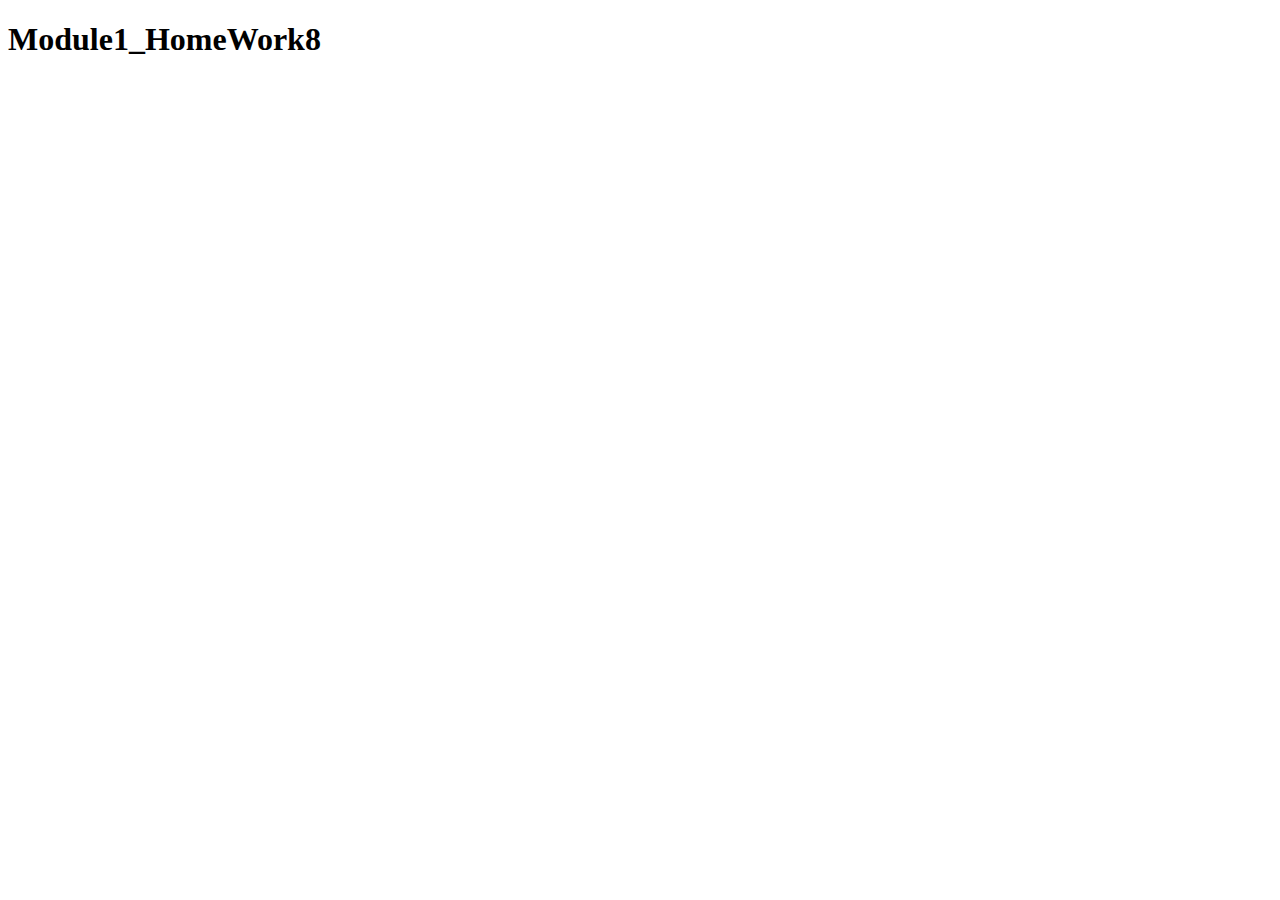
<file: src/main/resources/Module1_HomeWork8/index.html>
<!DOCTYPE html>
<html lang="en">
<head>
    <meta charset="UTF-8">
    <meta name="viewport" content="width=device-width, initial-scale=1.0">
    <meta http-equiv="X-UA-Compatible" content="ie=edge">
    <title>Document</title>
</head>
<body>
    <h1>Module1_HomeWork8</h1>
    <script src="main.js"></script>
</body>
</html>
</file>
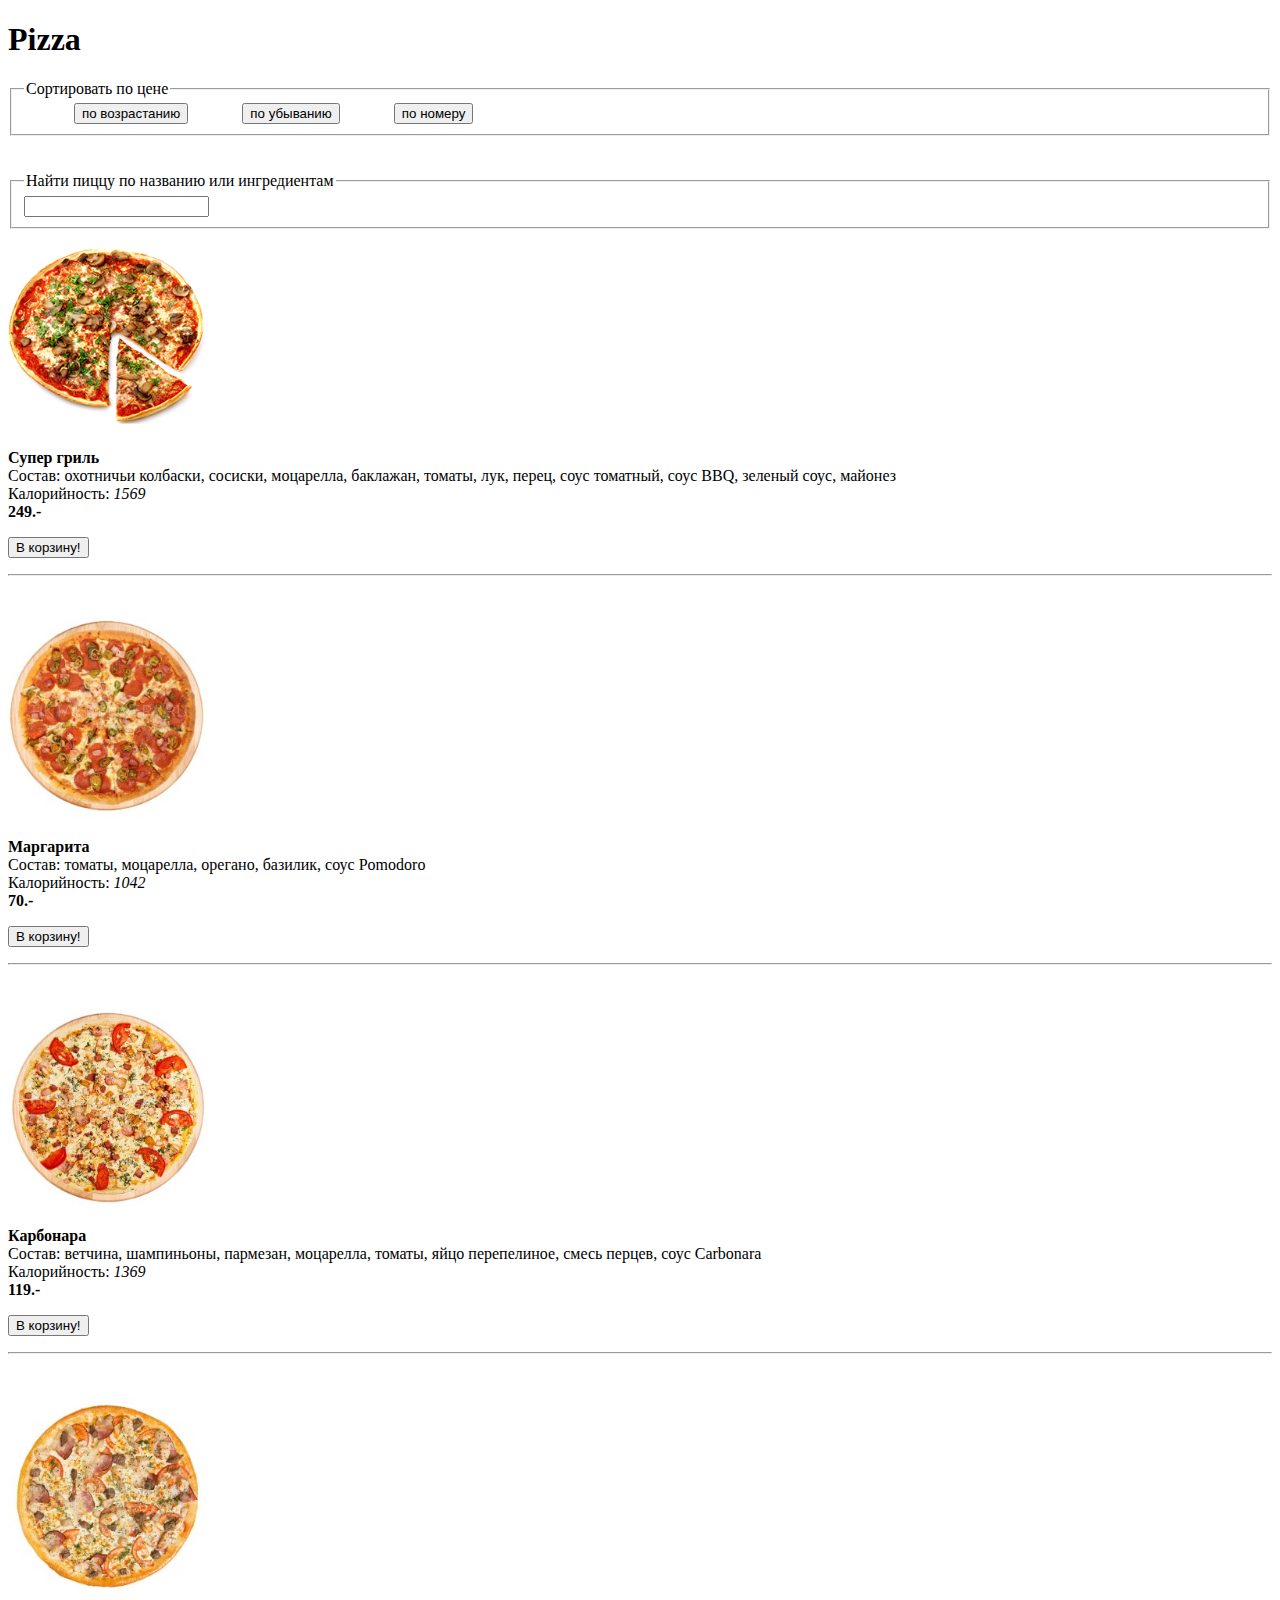
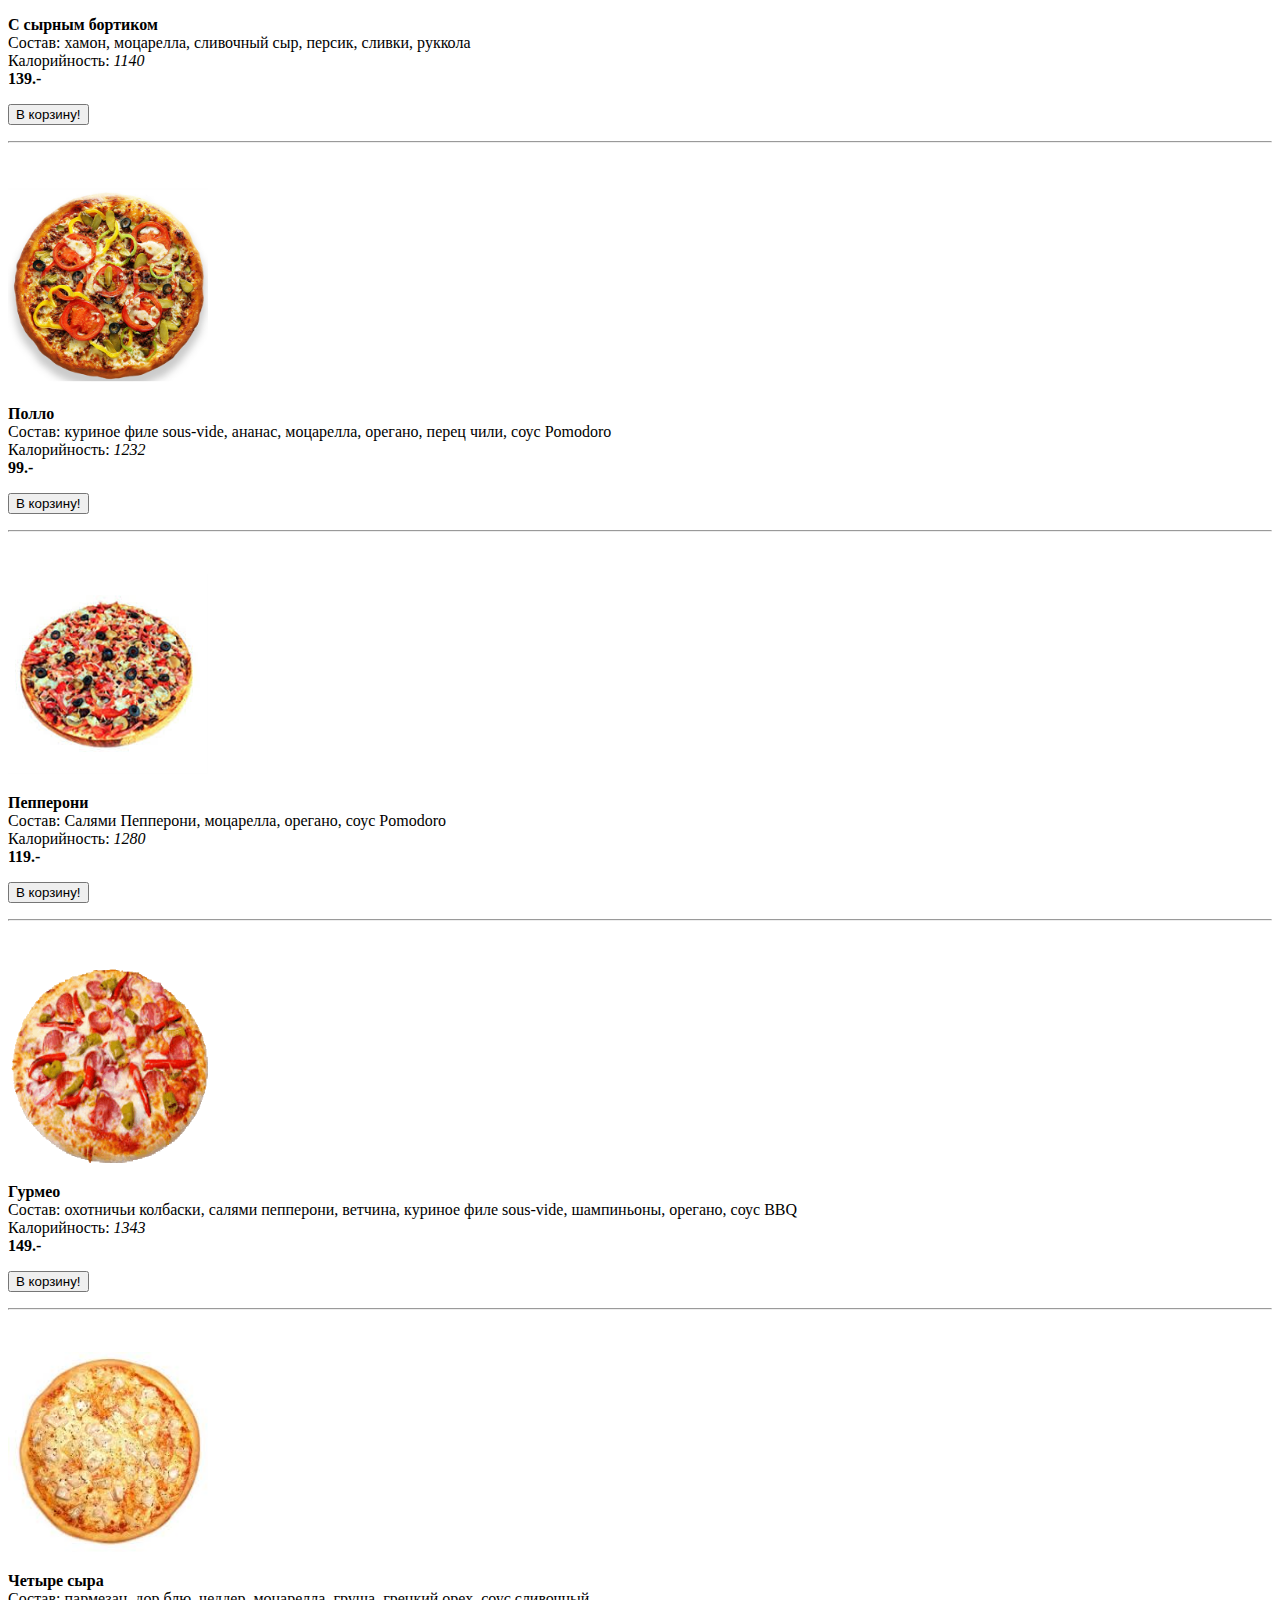
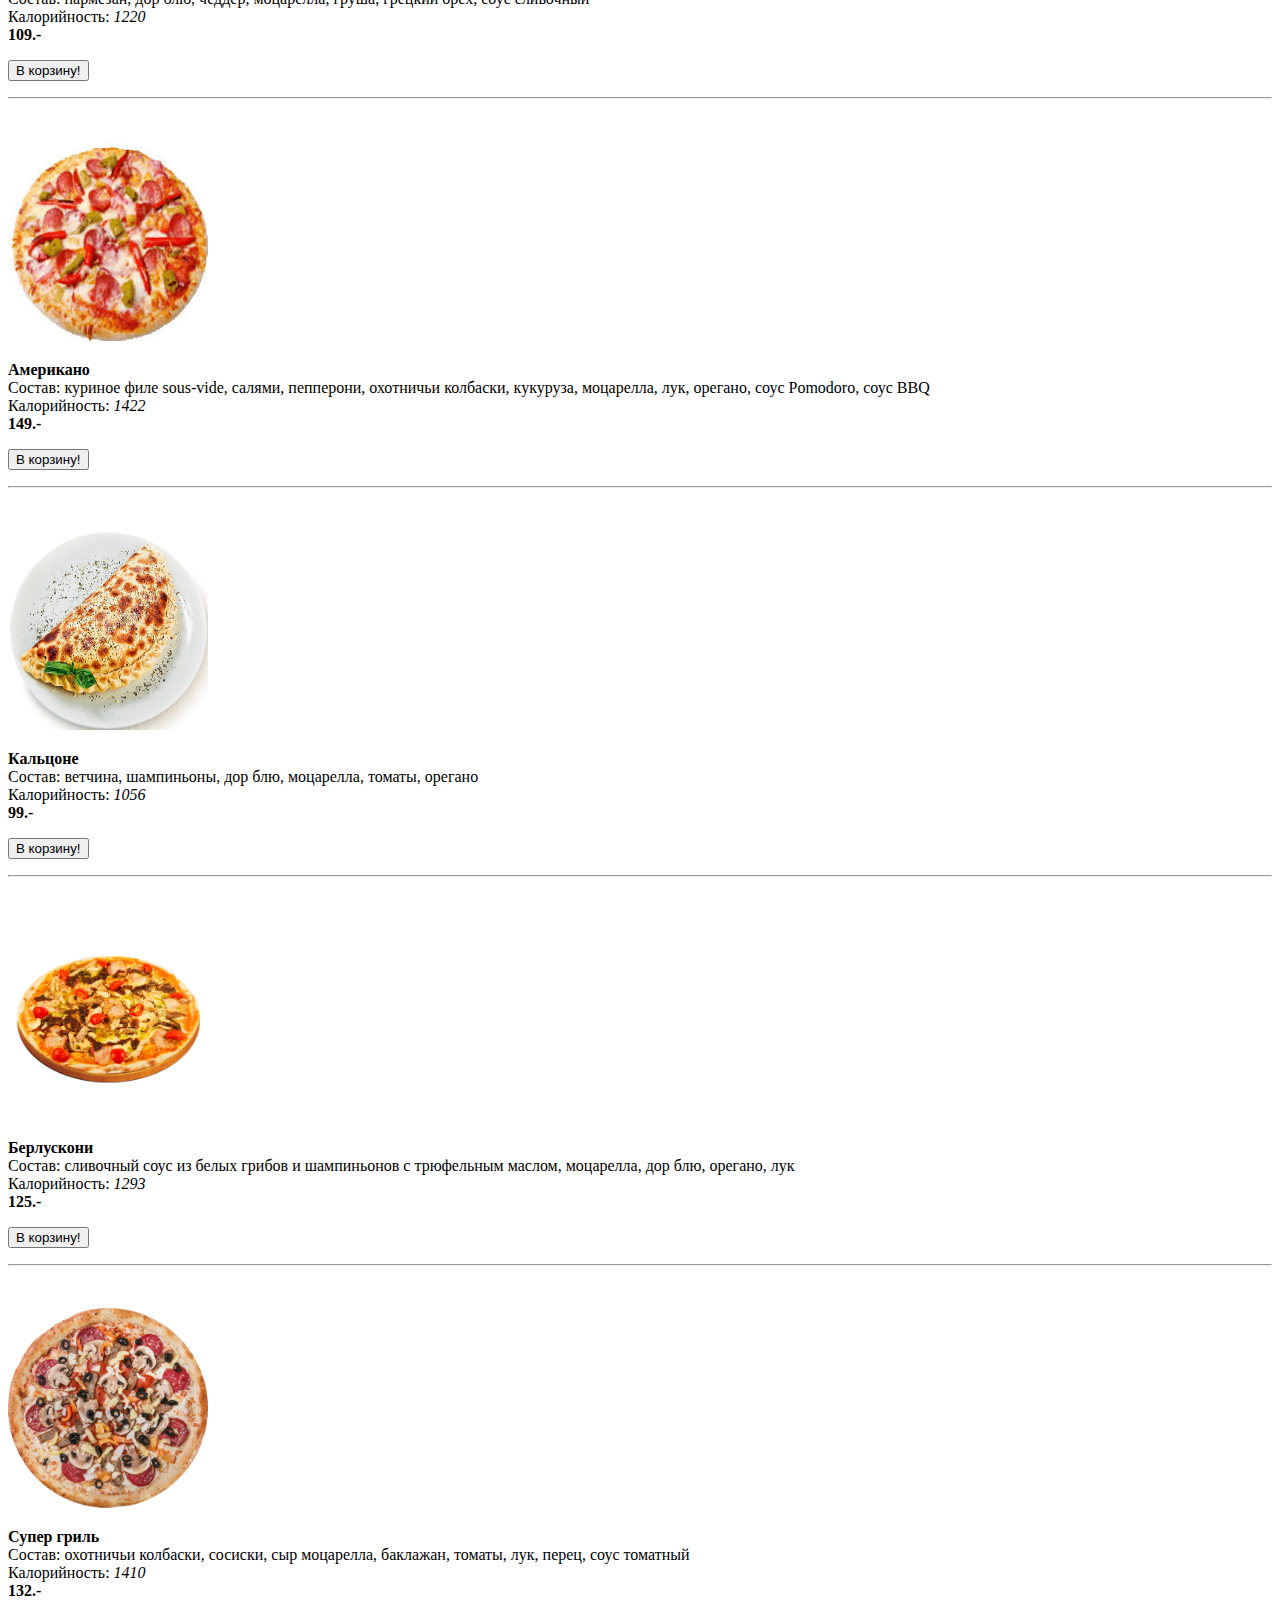
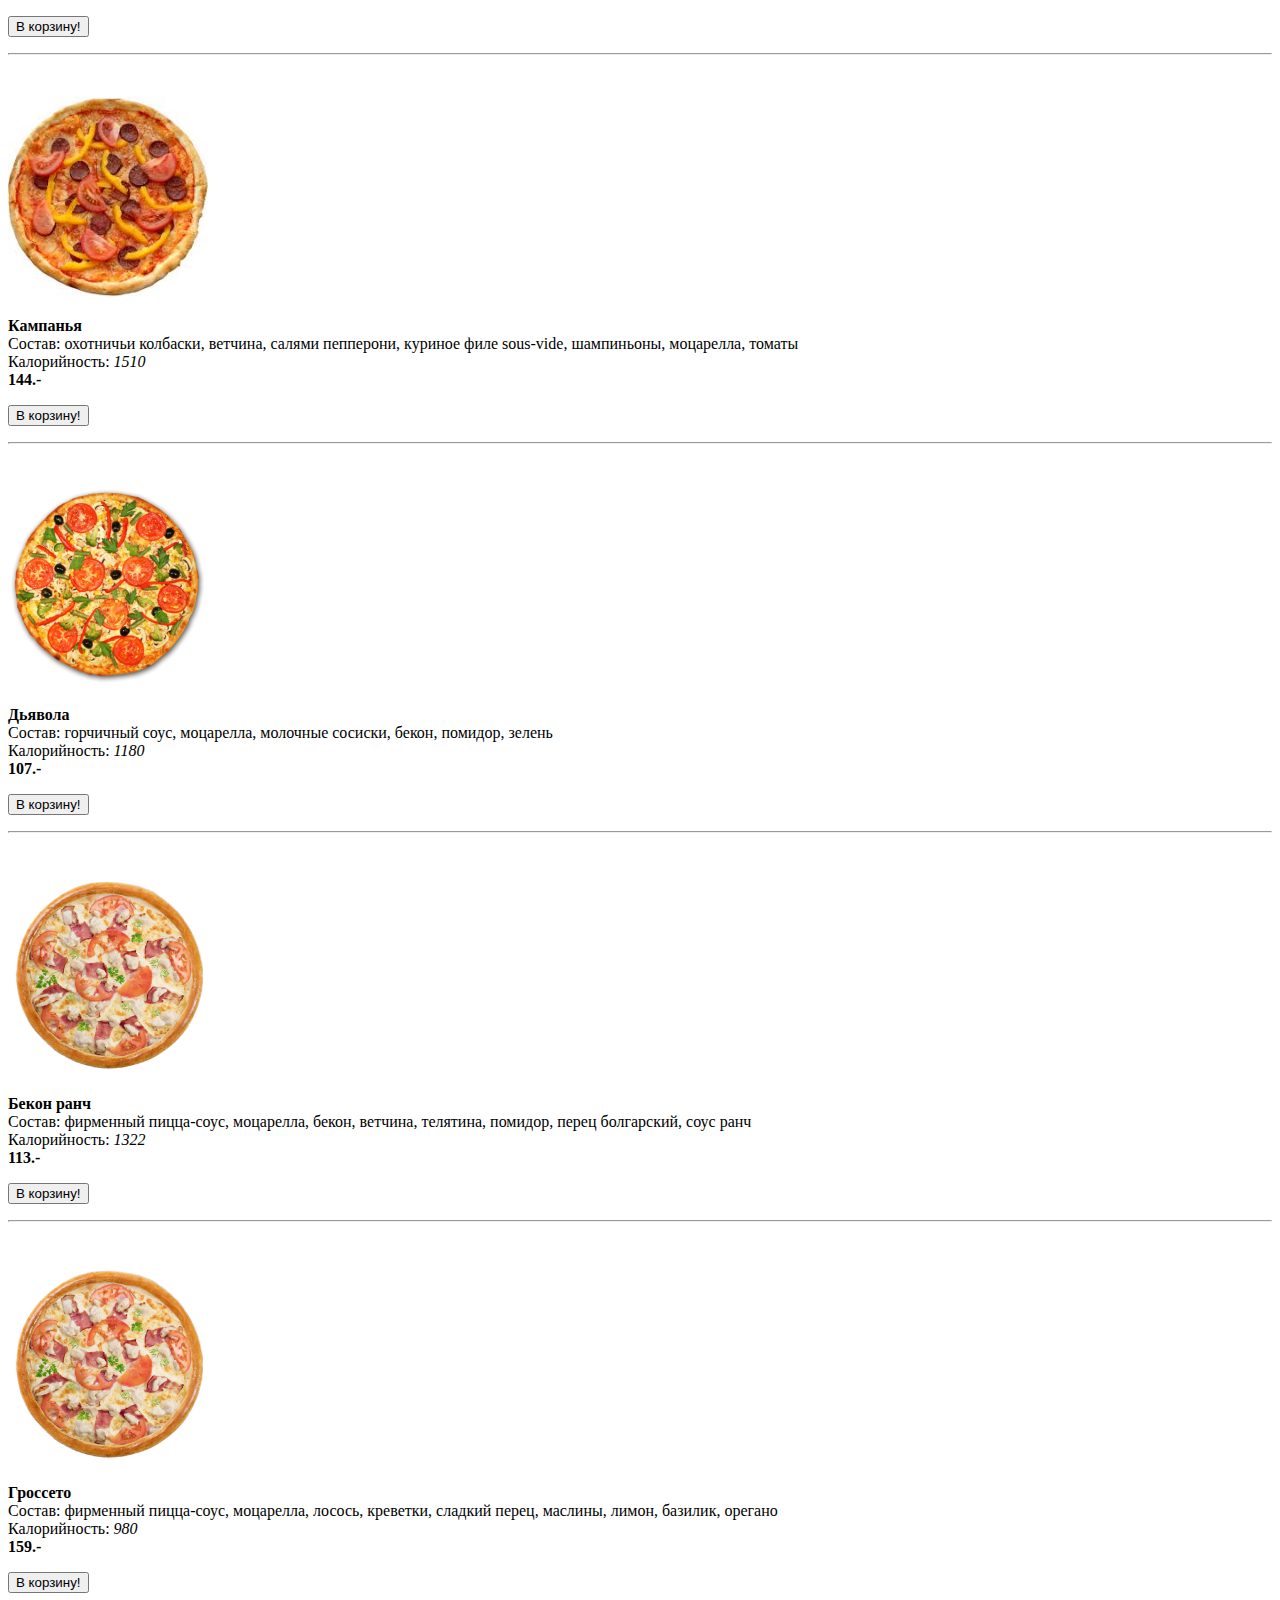
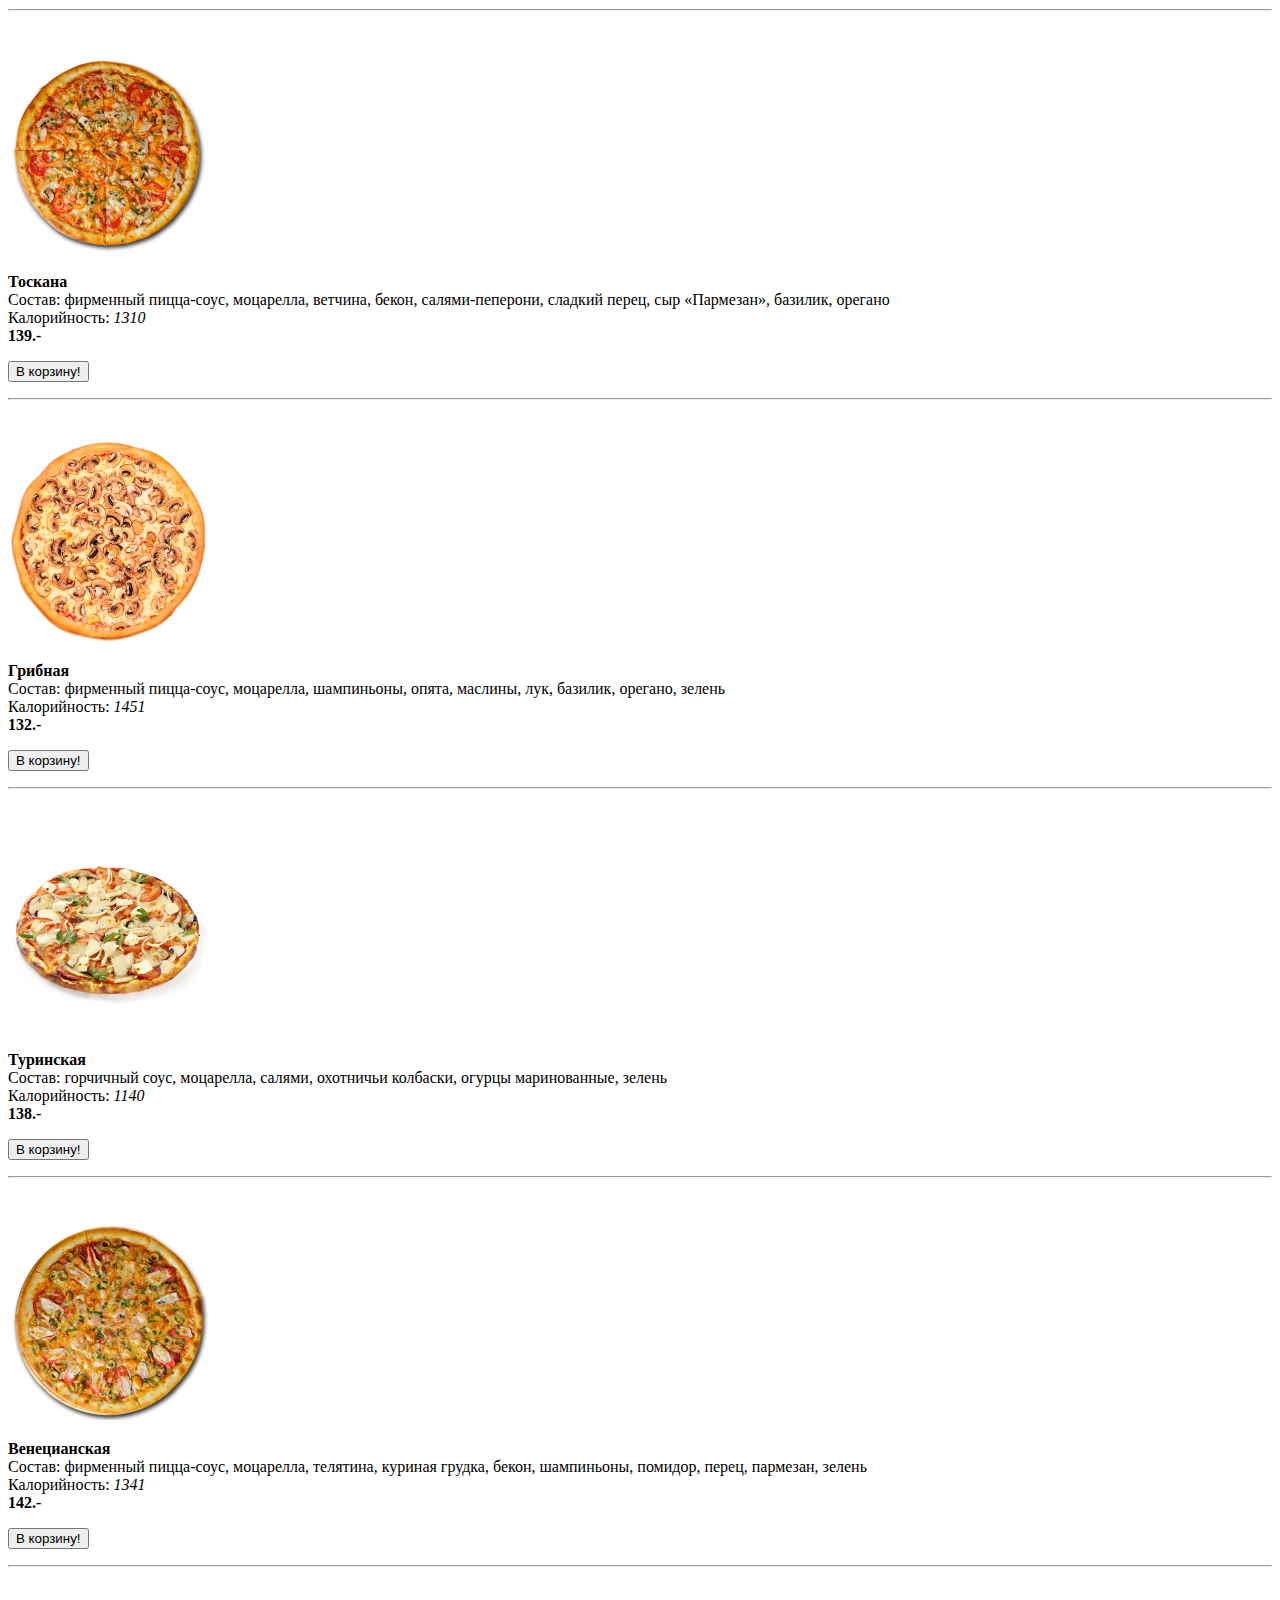
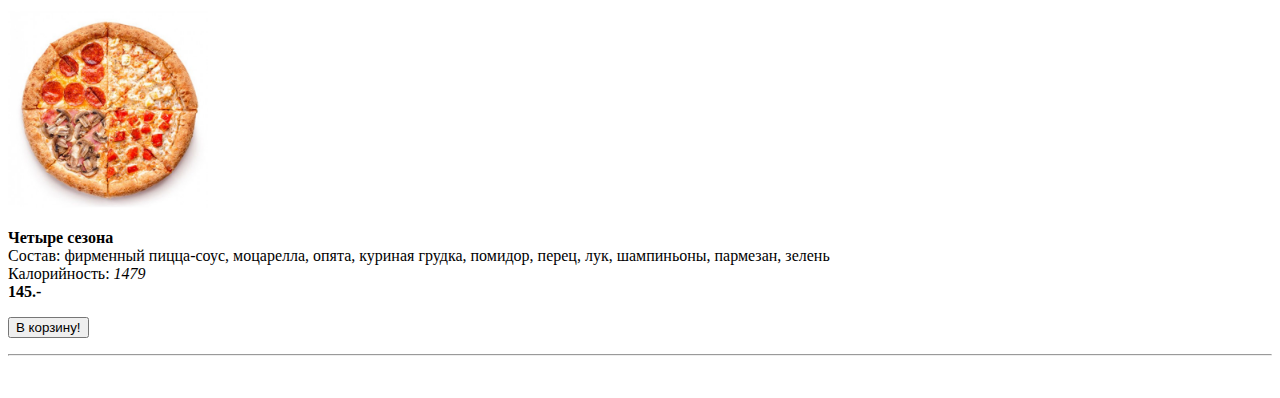
<file: src/main/resources/Module2_HomeWork1/index.html>
<!DOCTYPE html>
<html lang="ru">
<head>
    <meta charset="UTF-8">
    <meta name="viewport" content="width=device-width, initial-scale=1.0">
    <meta http-equiv="X-UA-Compatible" content="ie=edge">
    <link rel="stylesheet" href="https://use.fontawesome.com/releases/v5.3.1/css/all.css" integrity="sha384-mzrmE5qonljUremFsqc01SB46JvROS7bZs3IO2EmfFsd15uHvIt+Y8vEf7N7fWAU" crossorigin="anonymous">
    <link rel="stylesheet" href="main.css">
    <title>Pizza Store</title>
</head>
<body>
<h1>Pizza</h1>
<form id="sort-by-price">
    <fieldset>
        <legend>Сортировать по цене</legend>
        <input type="button" id="asc" value="по возрастанию" class="sort-button">
        <input type="button" id="desc" value="по убыванию" class="sort-button">
        <input type="button" id="orig" value="по номеру" class="sort-button">
    </fieldset>
</form>
<br><br>
<form>
    <fieldset>
        <legend>Найти пиццу по названию или ингредиентам</legend>
        <input type="text" id="search-input">
    </fieldset>
</form>

<div id="img-container"></div>
<script src="listOfPizzasAndCompozitions.js"></script>
<script src="main.js"></script>
</body>
</html>
</file>
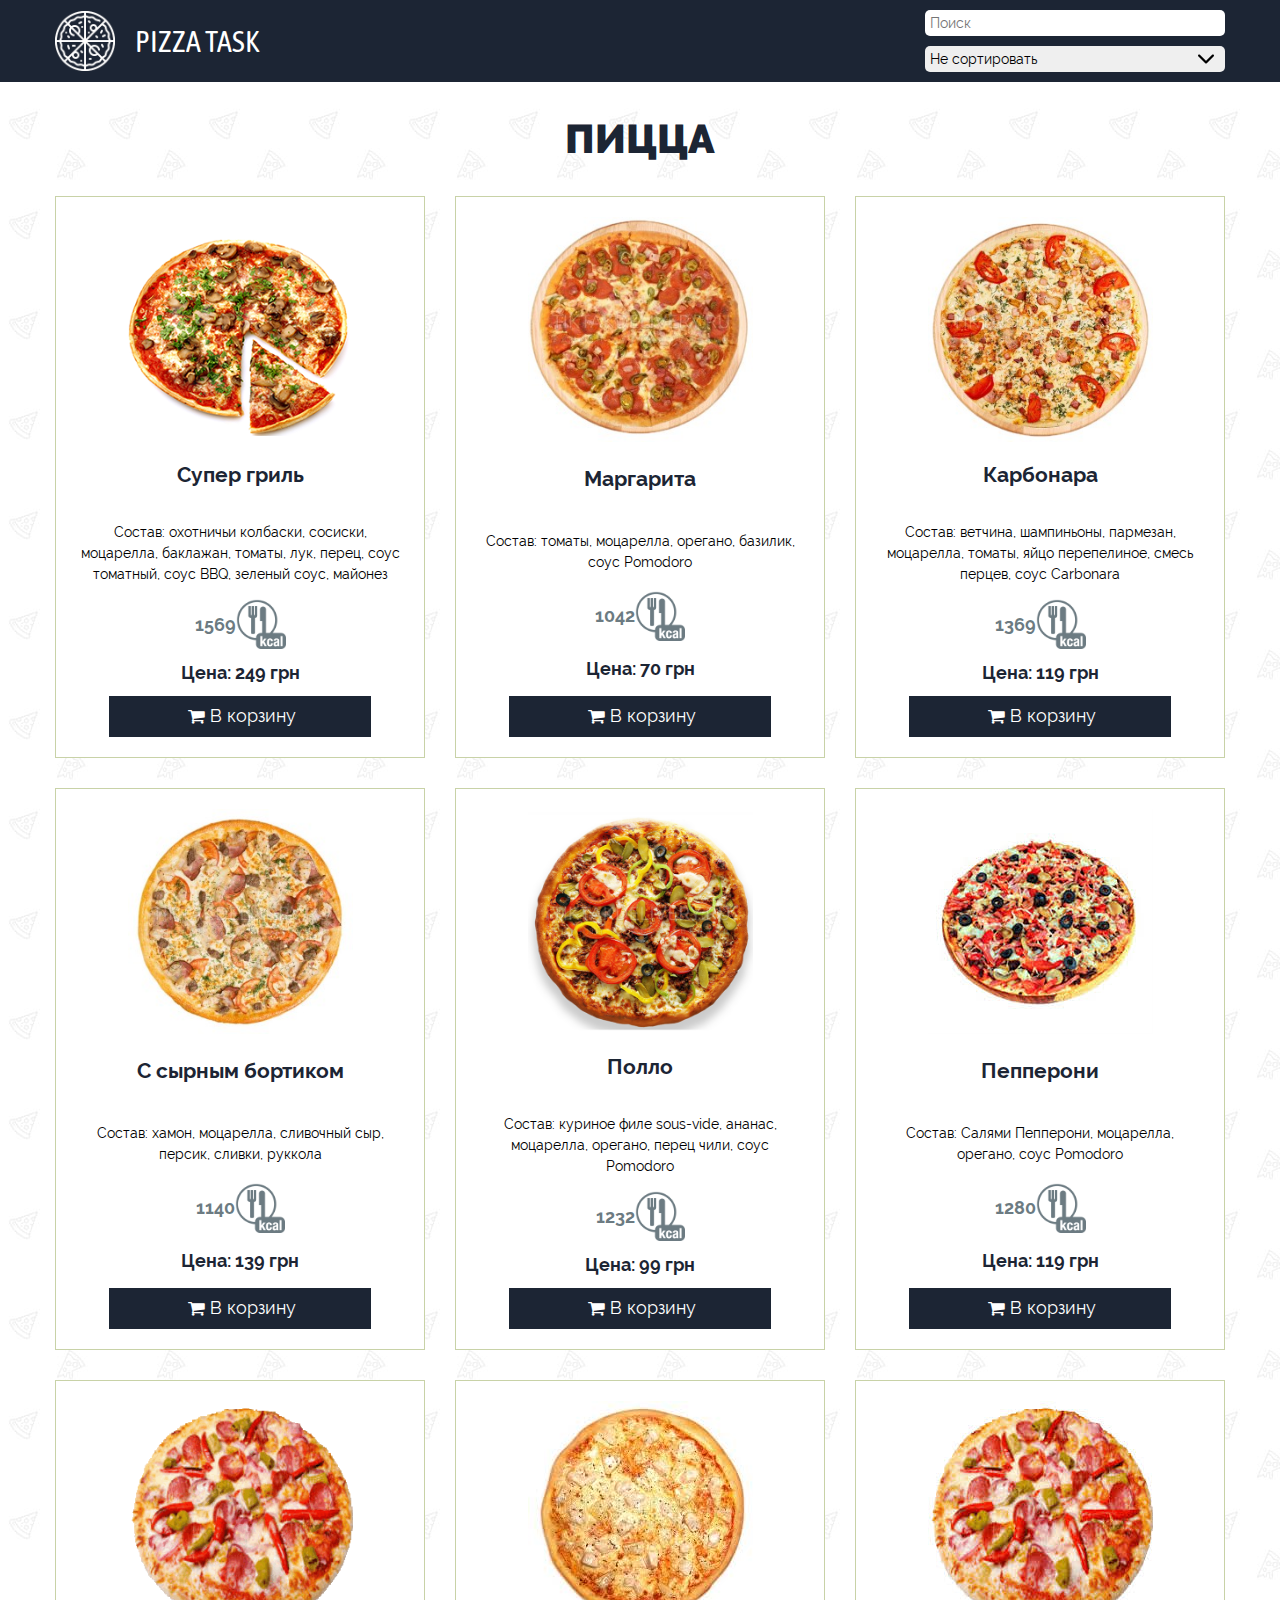
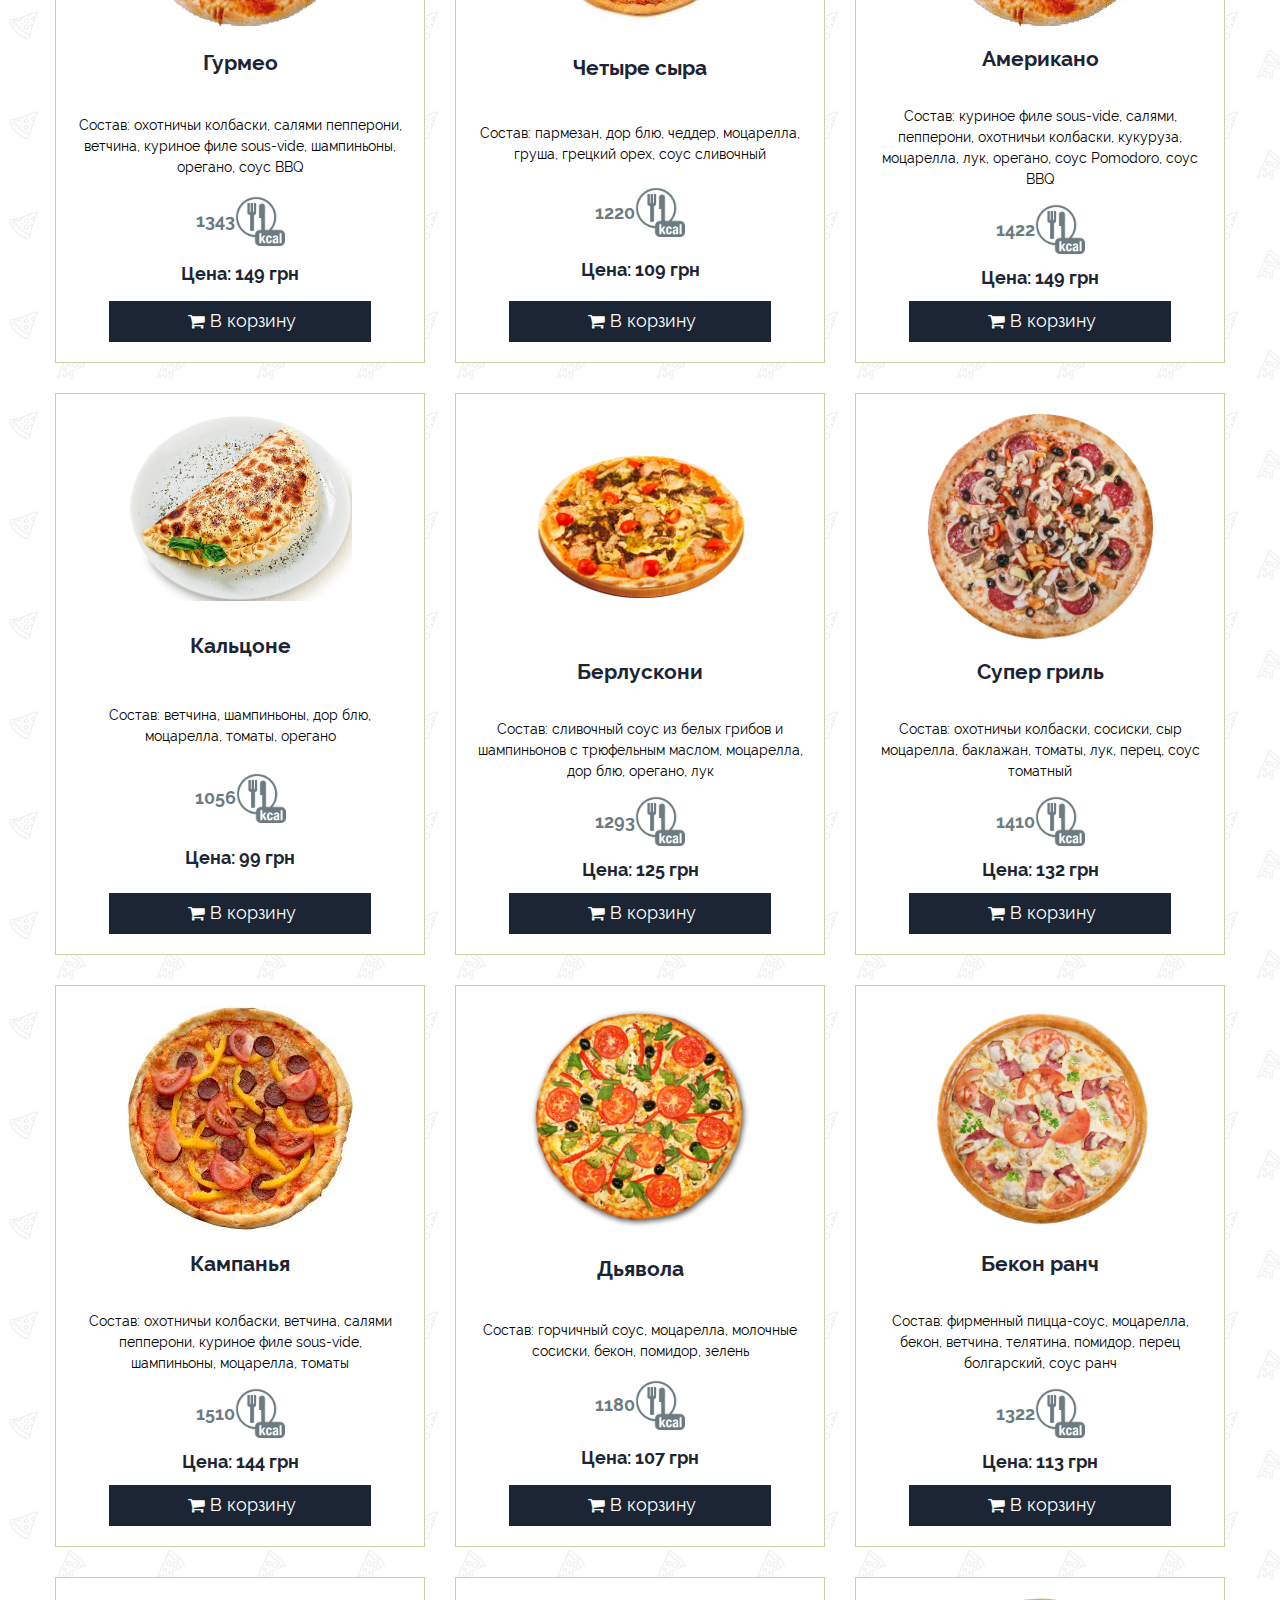
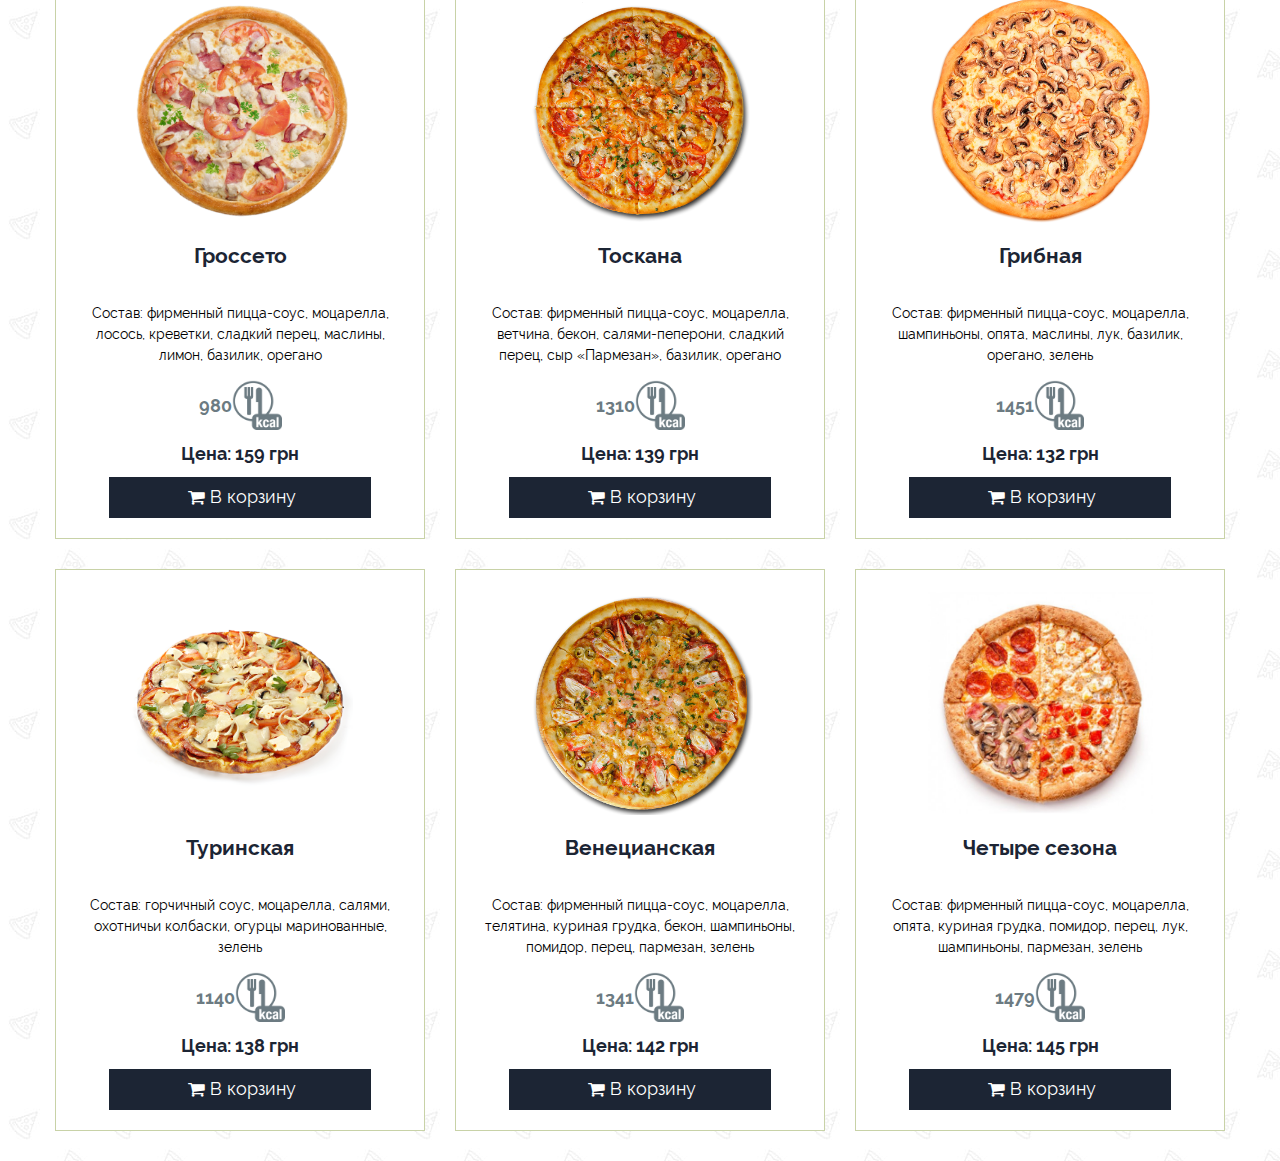
<file: src/main/resources/Module2_HomeWork1/Nearko/index.html>
<!DOCTYPE html>
<html lang="ru">

<head>
    <meta charset="UTF-8">
    <meta name="viewport" content="width=device-width, initial-scale=1.0">
    <meta http-equiv="X-UA-Compatible" content="ie=edge">
    <link href="https://fonts.googleapis.com/css?family=Asap+Condensed:400,600&display=swap" rel="stylesheet">
    <link rel="stylesheet" href="css/style.css">
    <title>Pizza Store</title>
</head>

<body>
    <header class="header">
        <div class="container">
            <div class="logo">
                <a href="#" class="logo-img">
                    <img src="img/logo.png" alt="">
                </a>
                <div class="credits">
                    <span>Pizza Task</span>
                </div>
            </div>
            <div class="form-wrapper">
                <input type="search" name="search" id="searchfield" placeholder="Поиск"
                    oninput="onInputChange(this.value)">
                <select name="sorting" id="sort" onchange="onSelect(this.value)">
                    <option value="1">Не сортировать</option>
                    <option value="2">По возрастанию</option>
                    <option value="3">По убыванию</option>
                </select>

            </div>
        </div>
    </header>
    <main class="main">
        <div class="container">
            <h1 class="title section-title">ПИЦЦА</h1>
            <div class="pizzaCards row">
                <!-- Pizza cards here -->
            </div>
        </div>
        
        <!-- The Modal -->
        <div id="myModal" class="modal">
            <!-- Modal content -->
            <div class="modal-content col-10 col-md-9 col-lg-8 col-xl-4">
            </div>
        </div>
    </main>

    <script src="js/listOfPizzasAndCompozitions.js"></script>
    <script src="js/main.js"></script>
</body>

</html>
</file>
<file: src/main/resources/Module2_HomeWork1/main.css>
img {
    width: 200px;
    height: 200px;
}
/*.basket {*/
    /*width: 40px;*/
    /*height: 20px;*/
    /*text-align: center;*/
/*}*/

.sort-button {
    margin-left: 50px;
}
</file>
